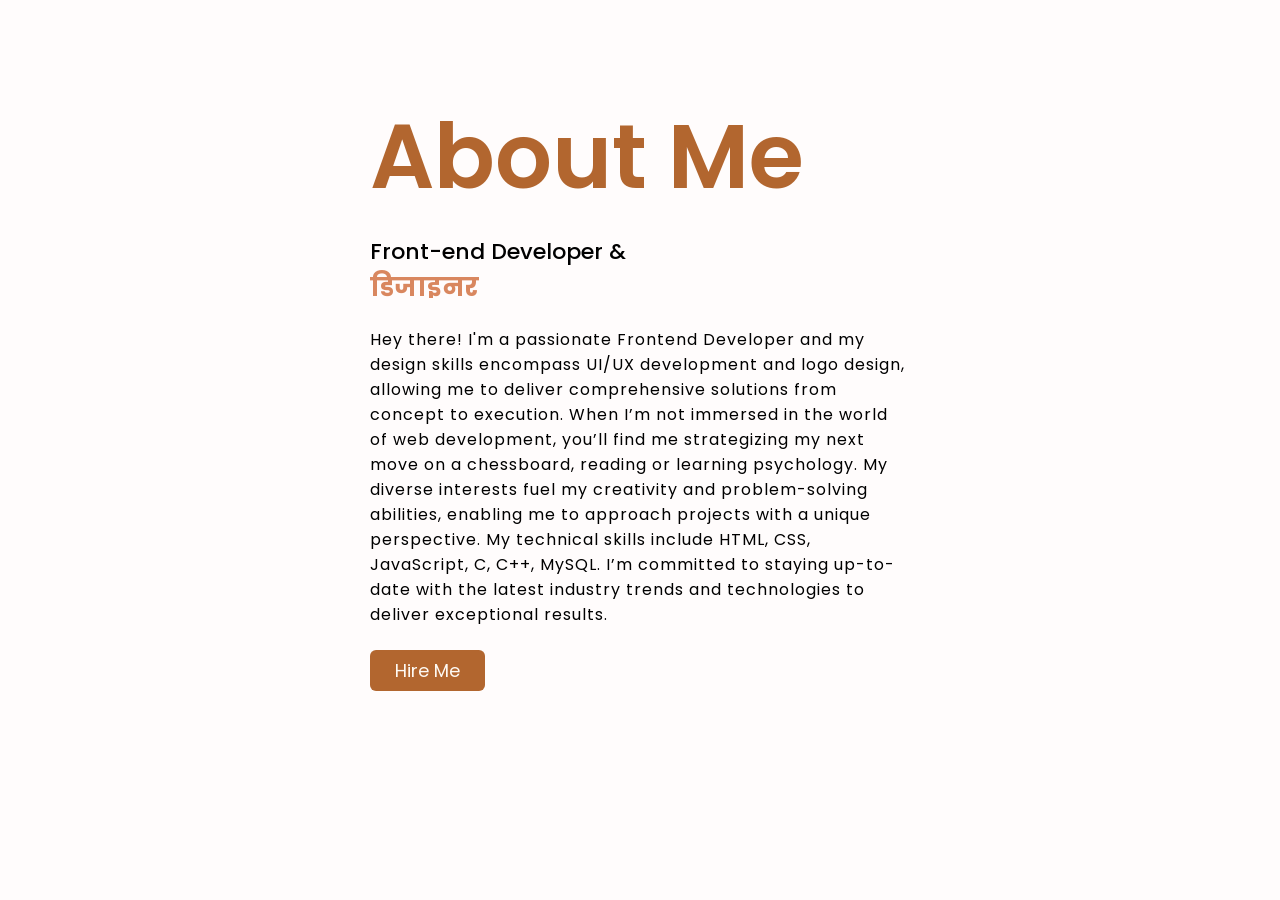
<file: about.html>
<!DOCTYPE html>
<!-- Coding By CodingNepal - codingnepalweb.com -->
<html lang="en">
<head>
  <meta charset="UTF-8">
  <meta name="viewport" content="width=device-width, initial-scale=1.0">
  <meta http-equiv="X-UA-Compatible" content="ie=edge">
 <title> An About Us Page | CoderGirl </title>
  <!---Custom Css File!--->
  <link rel="stylesheet" href="about.css">
  <style>

  </style>
</head>

<body>
  <section class="about-us">
    <div class="about">
      <!--<img src="girl.png" class="pic">-->
      <div class="text">
        <h2>About Me</h2>
        <h5>Front-end Developer & <span><h3>डिजाइनर</h3></span></h5>
          <p class="paratxt">Hey there! I'm a passionate Frontend Developer and my design skills encompass UI/UX development and logo design, allowing me to deliver comprehensive solutions from concept to execution.

            When I’m not immersed in the world of web development, you’ll find me strategizing my next move on a chessboard, reading or learning psychology. My diverse interests fuel my creativity and problem-solving abilities, enabling me to approach projects with a unique perspective.
            
            My technical skills include HTML, CSS, JavaScript, C, C++, MySQL. I’m committed to staying up-to-date with the latest industry trends and technologies to deliver exceptional results.
          </p>
        <div class="data">
          <a href="/contactform.html" class="hire">Hire Me</a>
        </div>
      </div>
    </div>
  </section>
</body>
</html>
</file>
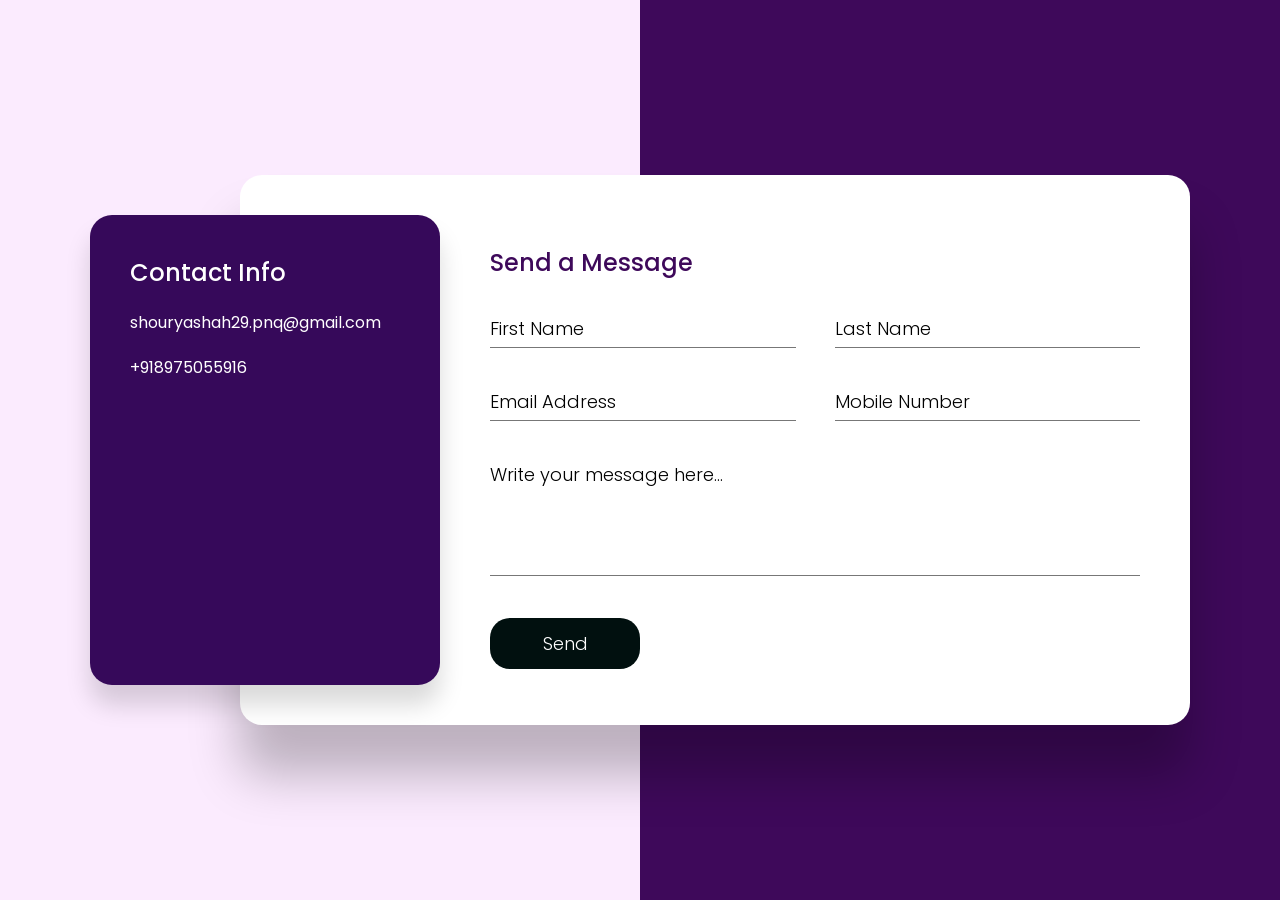
<file: contactform.html>
<!doctype html>
<html>
    <head>
    <meta charset="utf-8">
    <meta name="viewport" content="width=device-width, initial-scale=1.0">
    <title> Contact Us - Responsive Page Design</title>
    <link rel="shortcut icon" type="image/jpg" href="/images/news2.png"/>
    <link rel="stylesheet" href="contactform.css">
    </head>
    <body>
        <section>
            <div class="container">
                <div class="contactInfo"> 
                    <div>
                        <h2>Contact Info</h2>
                        <ul class="info">
                           
                            <li>
                            
                                <!-- <span>nassosanagn@gmail.com</span> -->
                                <span><a href = "mailto: shouryashah29.pnq@gmail.com">shouryashah29.pnq@gmail.com</a></span>
                            </li>
                           <li>
                                <span><a href = "tel: +918975055916">+918975055916</a></span>
                            
                           </li>

                        </ul>
                    </div>
                   
                </div>
                    <div class="contactForm">
                        <h2>Send a Message</h2>
                        <div class="formBox">
                        <div class="inputBox w50">
                            <input type="text" name="" required>
                            <span>First Name</span>
                        </div>
                        <div class="inputBox w50">
                            <input type="text" required>
                            <span>Last Name</span>
                        </div>
                        <div class="inputBox w50">
                            <input type="email" required>
                            <span>Email Address</span>
                        </div>
                        <div class="inputBox w50">
                            <input type="text" required>
                            <span>Mobile Number</span>
                        </div>
                        <div class="inputBox w100">
                            <textarea required></textarea>
                            <span>Write your message here...</span>
                        </div>
                        <div class="inputBox w100">
                            <input type="submit" value="Send">
                        </div>
                    </div>
                </div>
                    
                    
             
        </section>
    </body>
</html>
</file>
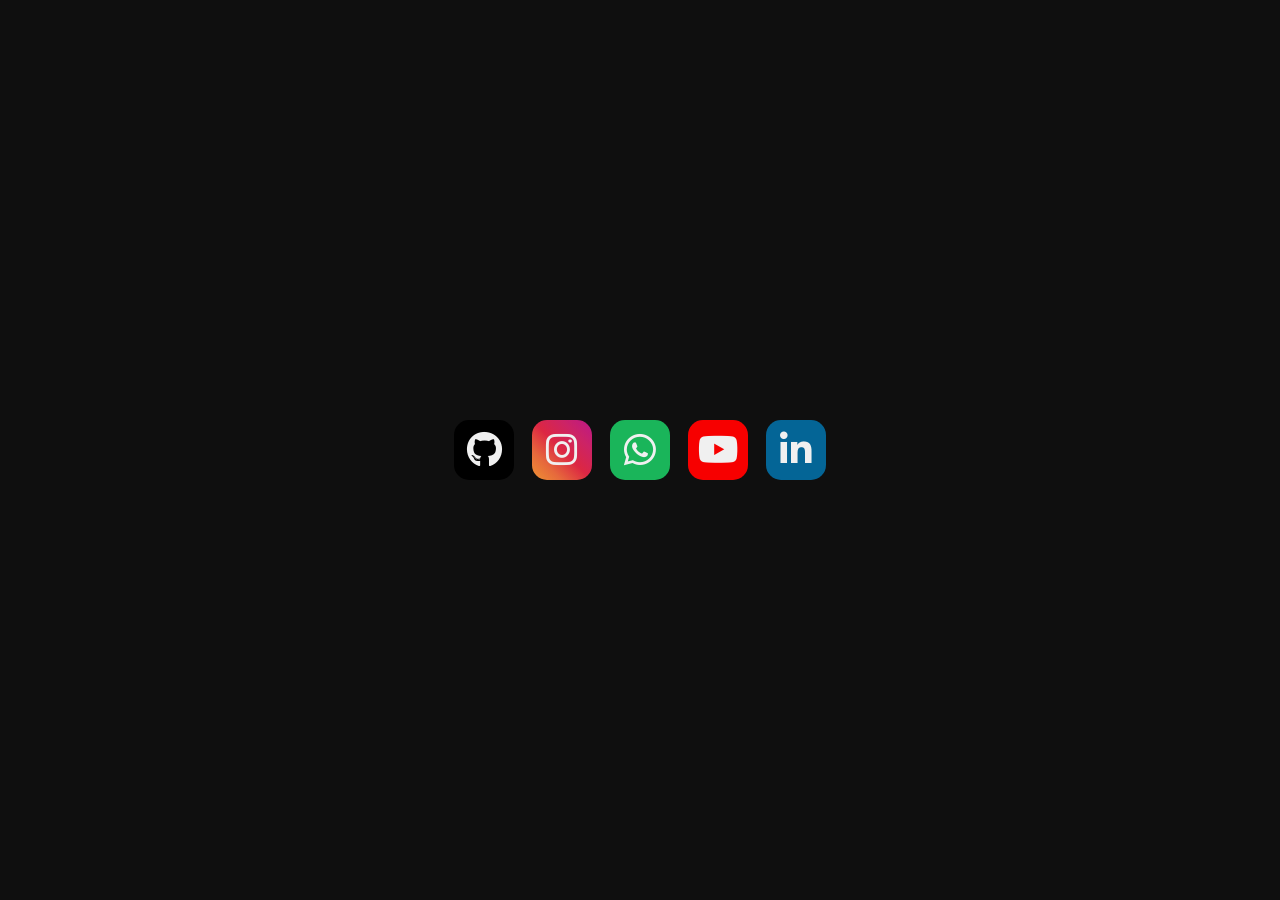
<file: link.html>
<!DOCTYPE html>
<html lang="en">
<head>
  <meta charset="UTF-8">
  <meta name="viewport" content="width=device-width, initial-scale=1.0">
  <title>Document</title>
  <link rel="stylesheet" href="https://cdnjs.cloudflare.com/ajax/libs/font-awesome/6.1.1/css/all.min.css">
<link rel="stylesheet" href="link.css" />
</head>
<body> 
  <div class="sm">
    <a href="https://github.com/shouryashah05"><i class="fab fa-github"></i></a>
    <a href="https://instagram.com/shourya_shah05?igshid=MmVlMjlkMTBhMg=="><i class="fab fa-instagram"></i></a>
    <a href="https://wa.me/+918975055916"><i class="fab fa-whatsapp"></i></a>
    <a href="https://www.youtube.com/watch?v=dQw4w9WgXcQ"><i class="fab fa-youtube"></i></a>
    <a href="https://www.linkedin.com/in/shourya-shah-74a6052a2?utm_source=share&utm_campaign=share_via&utm_content=profile&utm_medium=android_app"><i class="fab fa-linkedin-in"></i></a>
  </div>
</body>
</html>
</file>
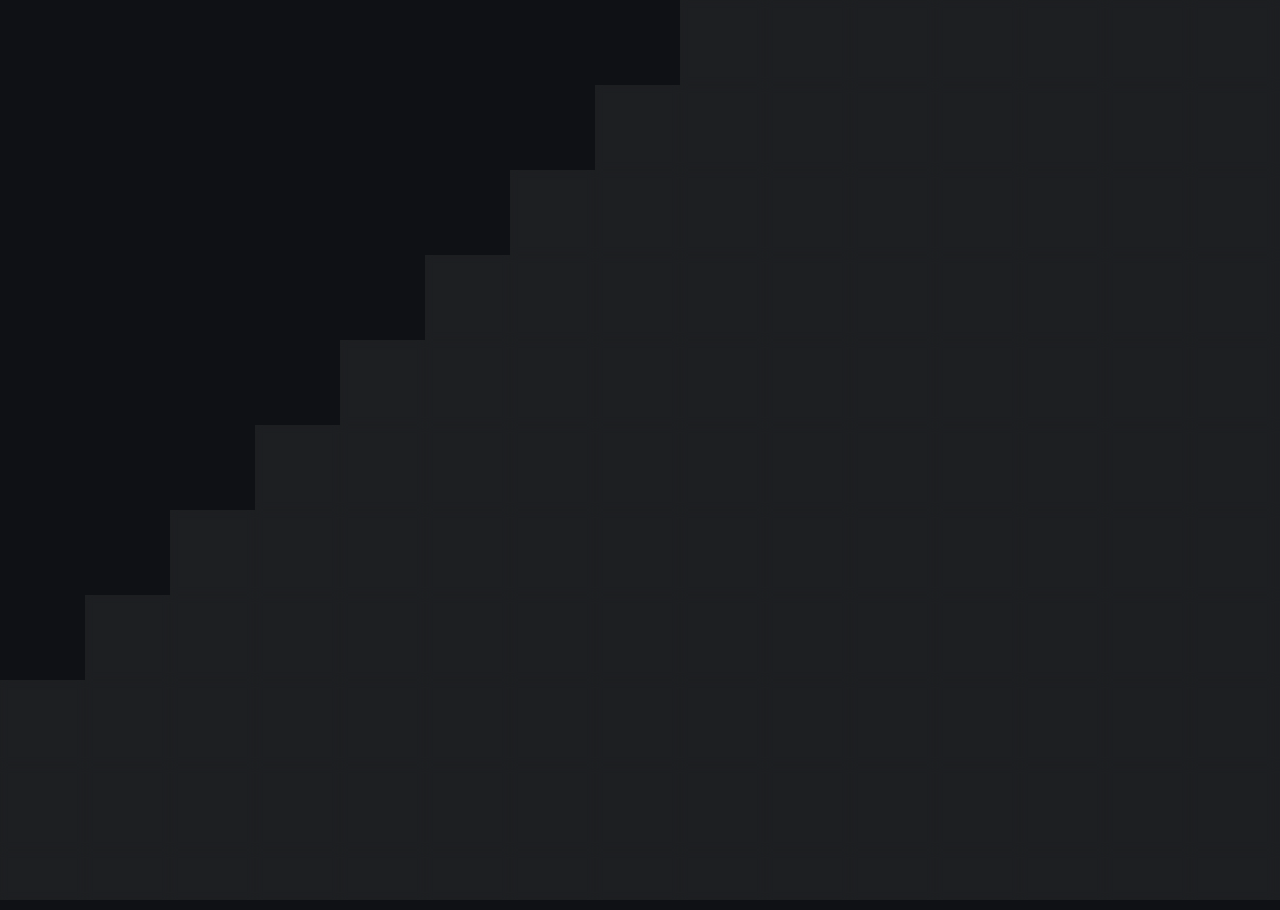
<file: loading.html>
<!DOCTYPE html>
<html lang="en">
<head>
    <meta charset="UTF-8">
    <meta name="viewport" content="width=device-width, initial-scale=1.0">
    <title>Portfolio - Loading</title>
    <link rel="stylesheet" href="loading.css">
</head>
<body>
    <!-- Full-Screen Loading Grid -->
    <div class="loader-container" id="loaderContainer"></div>

    <!-- Main Portfolio Content -->
    <main class="main-content" id="mainContent">
        <div class="content-wrapper">
            <h1>Welcome to My Portfolio</h1>
            <p>Your portfolio content appears after the loading animation</p>
        </div>
    </main>

    <script src="loading.js"></script>
</body>
</html>
</file>
<file: about.css>
@import url('https://fonts.googleapis.com/css2?family=Poppins:wght@200;300;400;500&display=swap');
*{
  margin: 0;
  padding: 0;
  box-sizing: border-box;
  font-family: 'Poppins', sans-serif;
}
body{
    background: #fefaf4;
    
}
.about-us{
  height: 100vh;
  width: 100%;
  padding: 90px 0;
  background: #fffcfc;
}
.pic{
  height: auto;
  width:  302px;
}
.about{
  width: 1130px;
  max-width: 85%;
  margin: 0 auto;
  display: flex;
  align-items: center;
  justify-content: space-around;
}
.text{
  width: 540px;
}
.text h2{
  font-size: 90px;
  font-weight: 600;
  margin-bottom: 10px;
  color: #B2662F;

}
.text h5{
  font-size: 22px;
  font-weight: 500;
  margin-bottom: 20px;
  color: #000000;
}
span{
  color: #D9875F;
  
}
.text p{
  font-size: 18px;
  line-height: 25px;
  letter-spacing: 1px;
  color: #000000;
}
.data{
  margin-top: 30px;
}
.hire{
  font-size: 18px;
  background: #B2662F;
  color: #fefaf4;
  text-decoration: none;
  border: none;
  padding: 8px 25px;
  border-radius: 6px;
  transition: 0.5s;
}
.hire:hover{
  background: #fefaf4;
  border: 2px solid #8B4513;
  color: #B2662F;
}
.about  p{
  font-size: 16px;
  color: #000000;
  
}
</file>
<file: contactform.css>
@import url('https://fonts.googleapis.com/css2?family=Poppins:wght@200&display=swap');
@import url('https://fonts.googleapis.com/css2?family=Poppins:wght@300&display=swap');
@import url('https://fonts.googleapis.com/css2?family=Poppins:wght@400&display=swap');
@import url('https://fonts.googleapis.com/css2?family=Poppins:wght@500&display=swap');
@import url('https://fonts.googleapis.com/css2?family=Poppins:wght@600&display=swap');
@import url('https://fonts.googleapis.com/css2?family=Poppins:wght@700&display=swap');
@import url('https://fonts.googleapis.com/css2?family=Poppins:wght@800&display=swap');
@import url('https://fonts.googleapis.com/css2?family=Poppins:wght@900&display=swap');


*
{
    margin: 0;
    padding: 0;
    box-sizing: border-box;
    font-family: 'Poppins',sans-serif;
}

section
{
    display: flex;
    justify-content: center;
    align-items: center;
    min-height: 100vh;
    background-color: #3e095a;

}
section::before
{
    content: '';
    position: absolute;
    top: 0;
    left: 0;
    width: 50%;
    height: 100%;
    background: #fbebfe;
}

.container
{
    position: relative;
    min-width: 1100px;
    min-height: 550px;
    display: flex;
    z-index: 1000;
    /* border-radius: 22px; */
    /* background-color: #fff; */

}

.container .contactInfo
{
    position: absolute;
    top: 40px;
    width: 350px;
    height: calc(100% - 80px);
    background: #36095a;
    z-index: 1;
    padding: 40px;
    display: flex;
    justify-content: center;
    flex-direction: column;
    justify-content: space-between;
    box-shadow: 0 20px 25px rgba(0,0,0,0.15); 
    border-radius: 22px;
}

.container .contactInfo h2
{
    color: #fff;
    font-size:24px;
    font-weight: 500;
}

.container .contactInfo ul.info 
{
   position: relative;
   margin: 20px 0; 
}

.container .contactInfo ul.info li
{
   position: relative;
   list-style: none;
   display: flex;
   margin: 20px 0;
   cursor: pointer;
   align-items: flex-start;
}

.container .contactInfo ul.info li span:nth-child(1)
{
    width: 30px;
    min-width: 30px;
}

/* for gmail */
.container .contactInfo ul.info li span a
{
    color: #fff;
    text-decoration: none;
    width: 30px;
    min-width: 30px;
    
}

.container .contactInfo ul.info li span:nth-child(1) img
{
    max-width: 100%;
    filter: invert(1);
}

.container .contactInfo ul.info li span:nth-child(2)
{
    color: #fff;
    margin-left: 10px;
    font-weight: 300;
}

.container .contactInfo ul.sci
{
    position: relative;
    display: flex;
}

.container .contactInfo ul.sci li
{
   list-style: none;  
   margin-right: 15px;
}

.container .contactInfo ul.sci li a
{
   text-decoration: none;
}

.container .contactInfo ul.sci li a img
{
   filter: invert(1);
}

.container .contactForm
{
    position: absolute;
    padding: 70px 50px;
    padding-left: 250px;
    margin-left: 150px;
    width: calc(100% - 150px);
    height: 100%;
    background: #fff; 
    box-shadow: 0 50px 50px rgba(0,0,0,0.25);
    border-radius: 22px;
}

.container .contactForm h2
{
    color: #3e095a;
    font-size: 24px;
    font-weight: 500;
}

.container .contactForm .formBox
{
    position: relative;
    display: flex;
    justify-content: space-between;
    flex-wrap: wrap;
    padding-top: 30px;
}

.container .contactForm .formBox .inputBox
{
    position: relative;
    margin-bottom: 35px;
}

.container .contactForm .formBox .inputBox.w50
{
    width: 47%;
}

.container .contactForm .formBox .inputBox.w100
{
    width: 100%;
}

.container .contactForm .formBox .inputBox input,
.container .contactForm .formBox .inputBox textarea 
{
    width: 100%;
    resize: none;
    padding: 5px 0;
    font-size: 18px;
    font-weight: 300;
    color: #333;
    border: none;
    outline: none;
    border-bottom: 1px solid #777;
}

.container .contactForm .formBox .inputBox textarea 
{
    height: 120px;
}

.container .contactForm .formBox .inputBox span 
{
    position: absolute;
    left: 0;
    padding: 5px 0;
    pointer-events: none;
    font-size: 18px;
    font-weight: 300;
    transition: 0.3s;
}

.container .contactForm .formBox .inputBox input:focus ~ span,
.container .contactForm .formBox .inputBox input:valid ~ span,
.container .contactForm .formBox .inputBox textarea:focus ~ span, 
.container .contactForm .formBox .inputBox textarea:valid ~ span
{
    transform: translateY(-20px);
    font-size:  12px;
    font-weight: 400;
    letter-spacing: 1px;
    color: #ecf9f8;
    font-weight: 500;
} 

/* Css for the submit button */
.container .contactForm .formBox .inputBox input[type="submit"]         
{
    position: relative;
    cursor: pointer;
    background: #01100f;
    border-radius: 20px;
    color: #fff;
    border: none;
    max-width: 150px;
    padding: 12px;

}

.container .contactForm .formBox .inputBox input[type="submit"]:hover{
    background: #3e095a;
}

/* make the form responsive */
@media (max-width: 1200px)
{
    .container
    {
        width: 90%;
        min-width: auto;
        margin: 20px;
        box-shadow: 0 20px 50px rgba(0,0,0,0.2);
    }

    .container .contactInfo
    {
        top: 0;
        height: 550px;
        position: relative;
        box-shadow: none;
        border-radius: 0px;
    }

    .container .contactForm
    {
        position: relative;
        width: calc(100% - 350px);
        padding-left: 0;
        margin-left: 0;
        padding: 40px;
        height: 550px;
        box-shadow: none;
        border-radius: 0px;
    }
}

@media (max-width: 991px)
{
    section
    {
        display: flex;
        justify-content: center;
        align-items: center;
        min-height: 100vh;
        background: #f3f3f3;
    }

    section::before
    {
        display: none;
    }

    .container
    {
        display: flex;
        flex-direction: column-reverse;
    }

    .container .contactForm
    {
        width: 100%;
        height: auto;
        border-radius: 0px;
    }

    .container .contactInfo
    {
        width: 100%;
        height: auto;
        flex-direction: row;
        border-radius: 0px;
    }
    .container .contactInfo ul.sci
    {
       position: relative;
       display: flex;
       justify-content: center;
       align-items: center;
    }
}

@media (max-width: 600px)
{
    .container .contactForm
    {
        padding: 25px;
    }

    .container .contactInfo{
        padding: 25px;
        flex-direction: column;
        align-items: flex-start;
    }

    .container .contactInfo ul.sci
    {
        margin-top: 40px;
    }

    .container .contactForm .formBox .inputBox.w50
    {
        width: 100%;
    }
}
</file>
<file: link.css>
*{
    margin: 0;
    padding: 0;
    box-sizing: border-box;
  }
  body{
    height: 100vh;
    display: flex;
    justify-content: center;
    align-items: center;
    background: #0f0f0f;
  }
  .sm a{
    display: inline-flex;
    text-decoration: none;
    font-size: 36px;
    width: 60px;
    height: 60px;
    color: #f0f0f0;
    justify-content: center;
    align-items: center;
    position: relative;
    margin: 0 7px;
  }
  .sm a::before{
    content: '';
    position: absolute;
    width: 60px;
    height: 60px;
    border-radius: 25%;
    z-index: -1;
    transition: transform .3s ease-in;
  }
  .sm a:nth-child(1)::before{
    background: #000000;
  }
  .sm a:nth-child(2)::before{
    background: linear-gradient(45deg, #f09433 0%,#e6683c 25%,#dc2743 50%,#cc2366 75%,#bc1888 100%);
  }
  .sm a:nth-child(3)::before{
    background: #1ab55a;
  }
  .sm a:nth-child(4)::before{
    background: #f70000;
  }
  .sm a:nth-child(5)::before{
    background: #046596;
  }
  .sm a:hover::before{
    transform: scale(0);
  }
  .sm a i{
    transition: transform .3s ease-in;
  }
  .sm a:nth-child(1):hover i{
    background: #000002;
    -webkit-background-clip: text;
    -webkit-text-fill-color: transparent;
    transform: scale(1.5);
  }
  .sm a:nth-child(2):hover i{
    background: linear-gradient(45deg, #f09433 0%,#e6683c 25%,#dc2743 50%,#cc2366 75%,#bc1888 100%);
    -webkit-background-clip: text;
    -webkit-text-fill-color: transparent;
    transform: scale(1.5);
  }
  .sm a:nth-child(3):hover i{
    background: #1ce967;
    -webkit-background-clip: text;
    -webkit-text-fill-color: transparent;
    transform: scale(1.5);
  }
  .sm a:nth-child(4):hover i{
    background: #f70000;
    -webkit-background-clip: text;
    -webkit-text-fill-color: transparent;
    transform: scale(1.5);
  }
  .sm a:nth-child(5):hover i{
    background: #046596;
    -webkit-background-clip: text;
    -webkit-text-fill-color: transparent;
    transform: scale(1.5);
  }
</file>
<file: loading.css>
* {
    margin: 0;
    padding: 0;
    box-sizing: border-box;
}

body {
    font-family: -apple-system, BlinkMacSystemFont, 'Segoe UI', Roboto, Oxygen, Ubuntu, Cantarell, sans-serif;
    overflow: hidden;
    background: #0f1115;
    color: #ffffff;
}

/* ========================================
   LOADER CONTAINER - Full Screen Grid
======================================== */
.loader-container {
    position: fixed;
    top: 0;
    left: 0;
    width: 100vw;
    height: 100vh;
    background: #0f1115;
    z-index: 9999;
    display: grid;
    overflow: hidden;
    will-change: opacity;
}

.loader-container.fade-out {
    opacity: 0;
    transition: opacity 0.6s ease-out;
    pointer-events: none;
}

/* ========================================
   GRID SQUARE TILES
======================================== */
.grid-square {
    background: rgba(255, 255, 255, 0.06);
    backdrop-filter: blur(4px);
    -webkit-backdrop-filter: blur(4px);
    border-radius: 15x;
    
    opacity: 0;
    transform: scale(0.85);
    will-change: transform, opacity;
    transition: 
        transform 0.4s cubic-bezier(0.4, 0, 0.2, 1),
        opacity 0.4s ease-out;
}

/* Appearance state */
.grid-square.appear {
    opacity: 1;
    transform: scale(1);
}

/* Disappearance state */
.grid-square.disappear {
    opacity: 0;
    transform: scale(0.9);
}

/* ========================================
   MAIN CONTENT
======================================== */
.main-content {
    min-height: 100vh;
    display: flex;
    align-items: center;
    justify-content: center;
    opacity: 0;
    transform: translateY(10px);
    will-change: opacity, transform;
}

.main-content.reveal {
    opacity: 1;
    transform: translateY(0);
    transition: 
        opacity 0.6s ease-out,
        transform 0.6s ease-out;
}

.content-wrapper {
    text-align: center;
    padding: 40px;
}

.content-wrapper h1 {
    font-size: 3rem;
    margin-bottom: 20px;
    background: linear-gradient(135deg, #667eea 0%, #764ba2 100%);
    -webkit-background-clip: text;
    -webkit-text-fill-color: transparent;
    background-clip: text;
}

.content-wrapper p {
    font-size: 1.2rem;
    color: rgba(255, 255, 255, 0.7);
}

/* ========================================
   RESPONSIVE ADJUSTMENTS
======================================== */
@media (max-width: 768px) {
    .content-wrapper h1 {
        font-size: 2rem;
    }
    
    .content-wrapper p {
        font-size: 1rem;
    }
}

@media (max-width: 480px) {
    .content-wrapper h1 {
        font-size: 1.5rem;
    }
}
</file>
